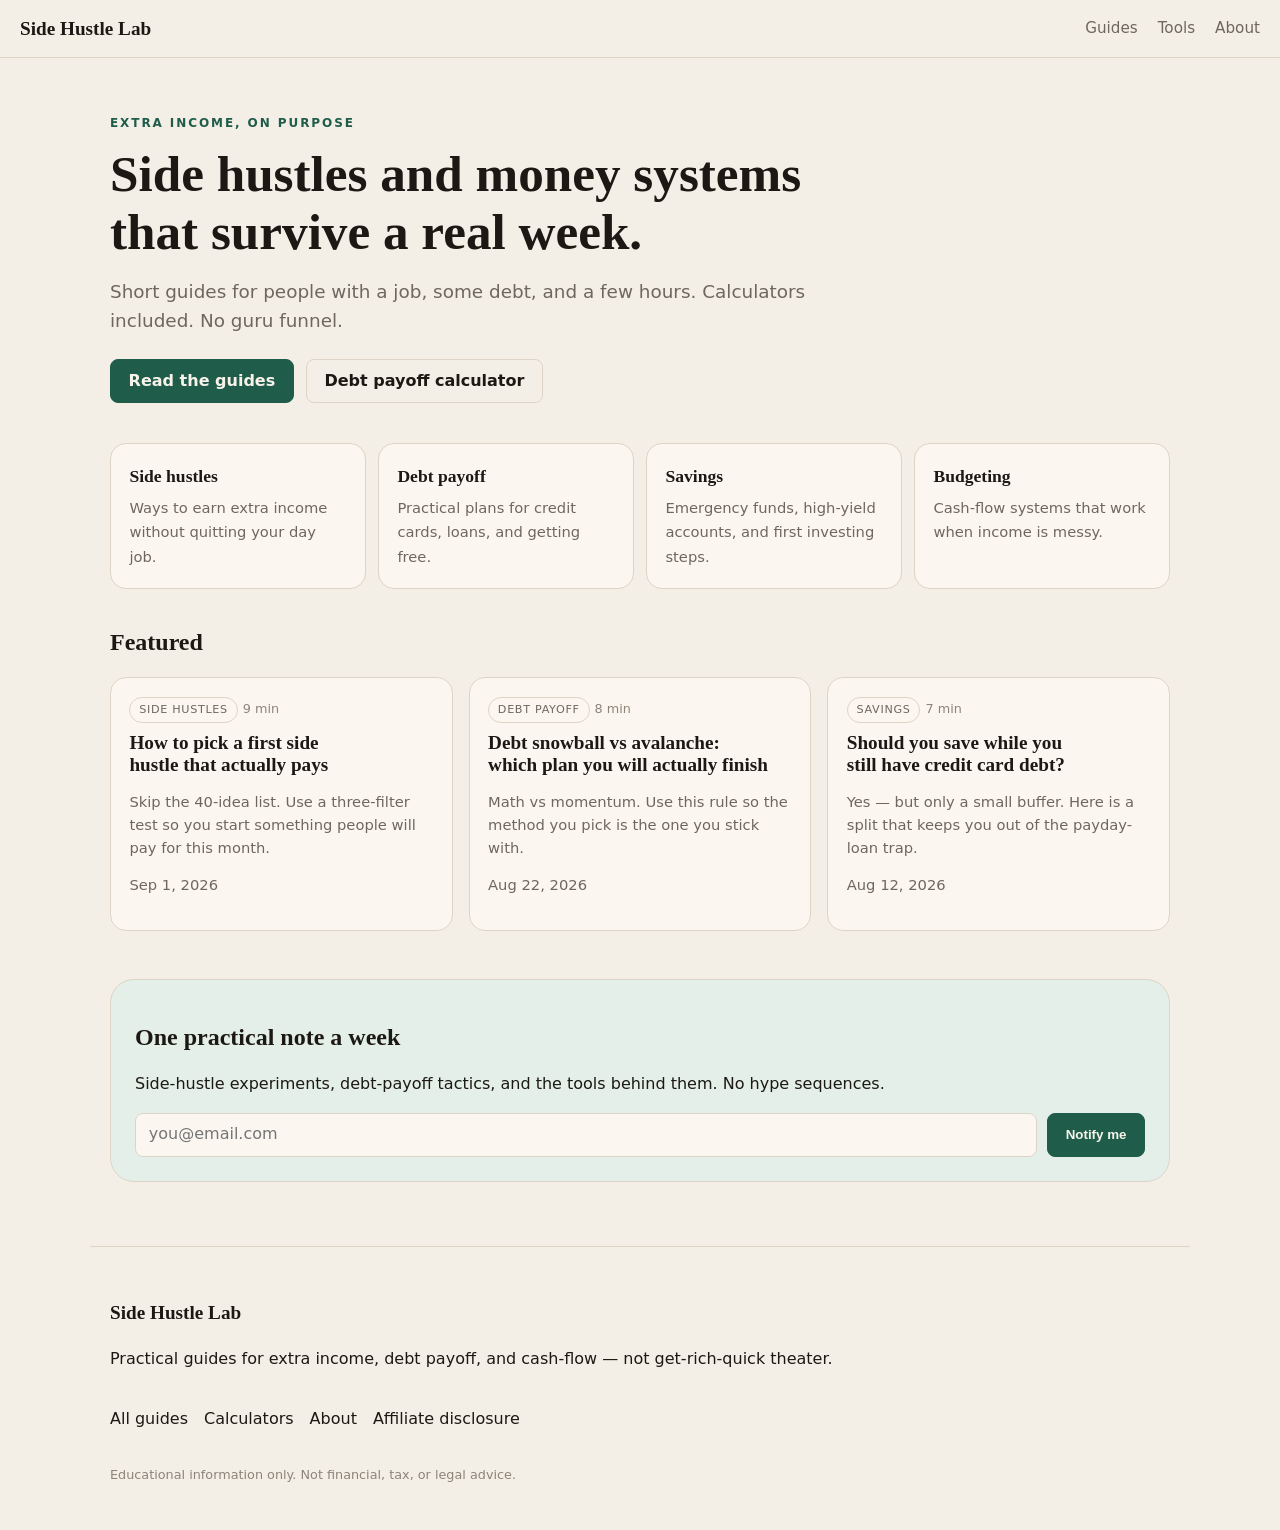
<file: index.html>
<!DOCTYPE html>
<html lang="en">
<head>
  <meta charset="utf-8" />
  <meta name="viewport" content="width=device-width, initial-scale=1" />
  <title>Side Hustle Lab</title>
  <meta name="description" content="Practical side-hustle and personal-finance guides: extra income, debt payoff, savings, and cash-flow tools." />
  <link rel="stylesheet" href="/styles.css" />
  <link rel="icon" href="/favicon.svg" type="image/svg+xml" />
</head>
<body>
  <header class="site-header">
    <a class="logo" href="/">Side Hustle Lab</a>
    <nav>
      <a href="/guides.html">Guides</a>
      <a href="/tools.html">Tools</a>
      <a href="/about.html">About</a>
    </nav>
  </header>

  <main>
    <section class="hero">
      <p class="kicker">Extra income, on purpose</p>
      <h1>Side hustles and money systems that survive a real week.</h1>
      <p class="lead">Short guides for people with a job, some debt, and a few hours. Calculators included. No guru funnel.</p>
      <div class="actions">
        <a class="btn" href="/guides.html">Read the guides</a>
        <a class="btn btn-outline" href="/tools.html#debt">Debt payoff calculator</a>
      </div>
    </section>

    <section class="topics">
      <a href="/guides.html#side-hustles"><strong>Side hustles</strong><span>Ways to earn extra income without quitting your day job.</span></a>
      <a href="/guides.html#debt"><strong>Debt payoff</strong><span>Practical plans for credit cards, loans, and getting free.</span></a>
      <a href="/guides.html#savings"><strong>Savings</strong><span>Emergency funds, high-yield accounts, and first investing steps.</span></a>
      <a href="/guides.html#budgeting"><strong>Budgeting</strong><span>Cash-flow systems that work when income is messy.</span></a>
    </section>

    <section>
      <h2>Featured</h2>
      <div class="grid" id="featured"></div>
    </section>

    <section class="newsletter">
      <h2>One practical note a week</h2>
      <p>Side-hustle experiments, debt-payoff tactics, and the tools behind them. No hype sequences.</p>
      <form id="newsletter-form">
        <label class="sr-only" for="email">Email</label>
        <input id="email" type="email" required placeholder="you@email.com" />
        <button type="submit" class="btn">Notify me</button>
      </form>
      <p id="newsletter-done" class="hidden success">You are on the list on this browser.</p>
    </section>
  </main>

  <footer class="site-footer">
    <div>
      <p class="logo">Side Hustle Lab</p>
      <p>Practical guides for extra income, debt payoff, and cash-flow — not get-rich-quick theater.</p>
    </div>
    <div class="footer-links">
      <a href="/guides.html">All guides</a>
      <a href="/tools.html">Calculators</a>
      <a href="/about.html">About</a>
      <a href="/disclosure.html">Affiliate disclosure</a>
    </div>
    <p class="fine">Educational information only. Not financial, tax, or legal advice.</p>
  </footer>

  <script src="/content.js"></script>
  <script src="/app.js"></script>
</body>
</html>
</file>
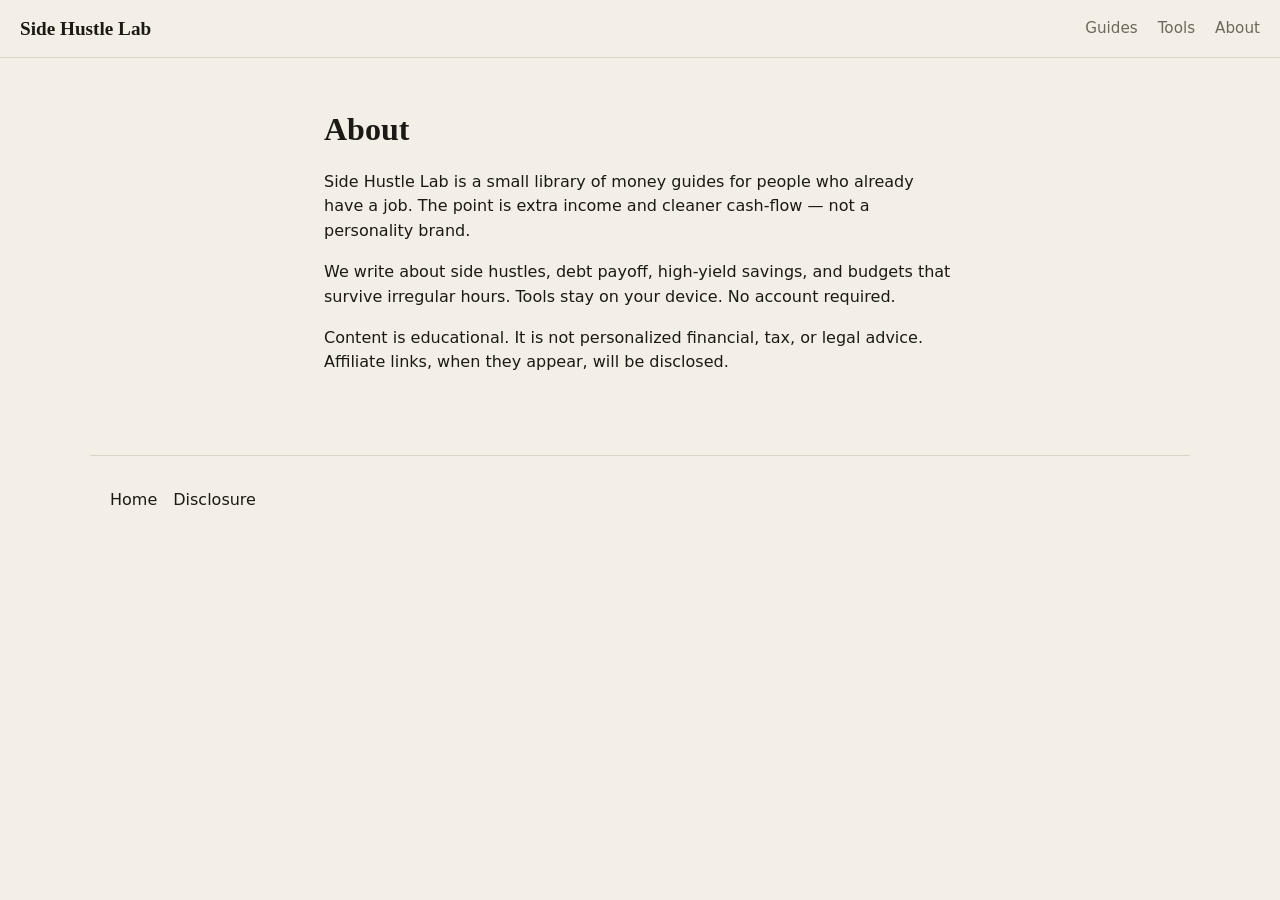
<file: about.html>
<!DOCTYPE html>
<html lang="en">
<head>
  <meta charset="utf-8" />
  <meta name="viewport" content="width=device-width, initial-scale=1" />
  <title>About — Side Hustle Lab</title>
  <link rel="stylesheet" href="/styles.css" />
  <link rel="icon" href="/favicon.svg" type="image/svg+xml" />
</head>
<body>
  <header class="site-header">
    <a class="logo" href="/">Side Hustle Lab</a>
    <nav>
      <a href="/guides.html">Guides</a>
      <a href="/tools.html">Tools</a>
      <a href="/about.html">About</a>
    </nav>
  </header>
  <main class="article">
    <h1>About</h1>
    <p>Side Hustle Lab is a small library of money guides for people who already have a job. The point is extra income and cleaner cash-flow — not a personality brand.</p>
    <p>We write about side hustles, debt payoff, high-yield savings, and budgets that survive irregular hours. Tools stay on your device. No account required.</p>
    <p>Content is educational. It is not personalized financial, tax, or legal advice. Affiliate links, when they appear, will be disclosed.</p>
  </main>
  <footer class="site-footer">
    <div class="footer-links">
      <a href="/">Home</a>
      <a href="/disclosure.html">Disclosure</a>
    </div>
  </footer>
</body>
</html>
</file>
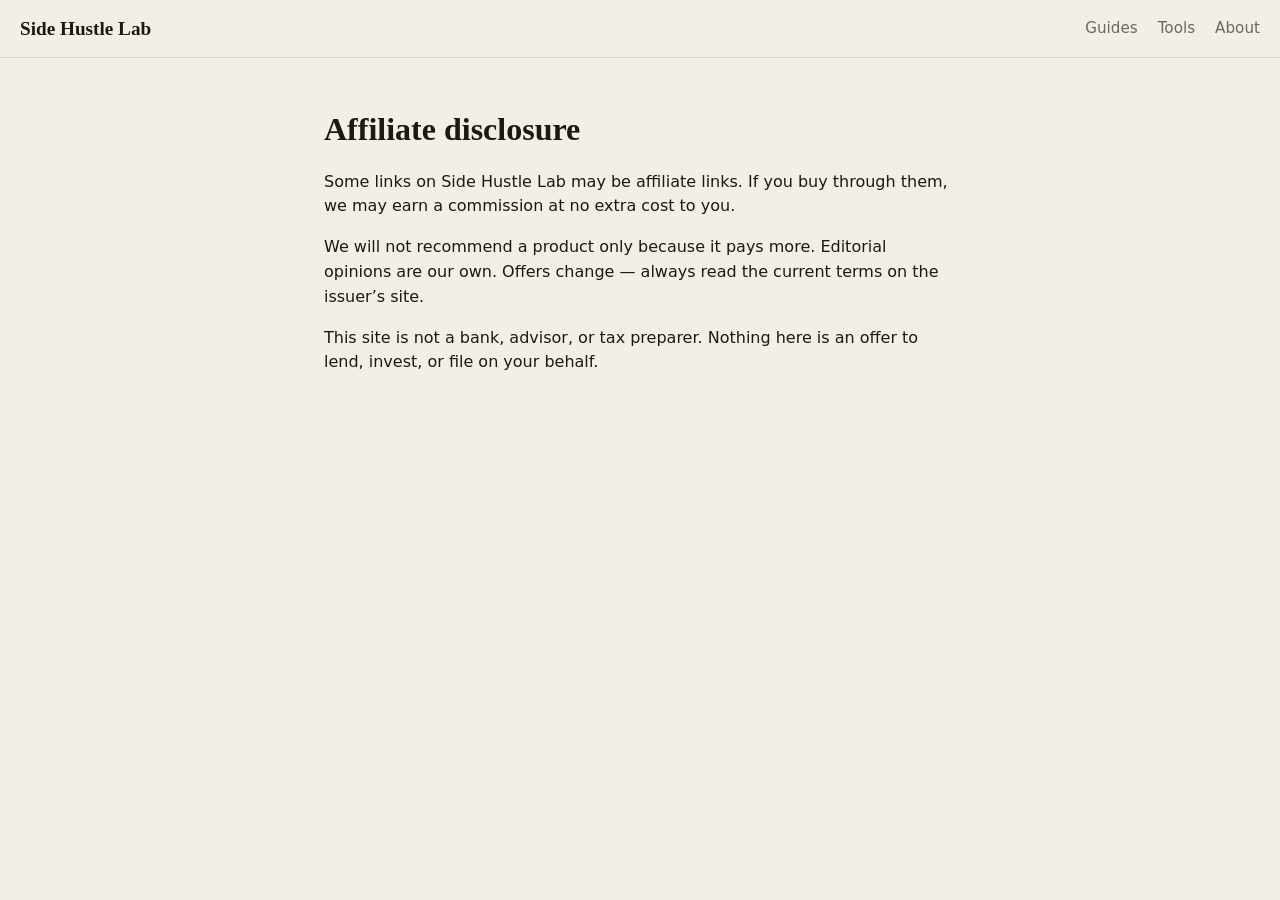
<file: disclosure.html>
<!DOCTYPE html>
<html lang="en">
<head>
  <meta charset="utf-8" />
  <meta name="viewport" content="width=device-width, initial-scale=1" />
  <title>Affiliate disclosure — Side Hustle Lab</title>
  <link rel="stylesheet" href="/styles.css" />
  <link rel="icon" href="/favicon.svg" type="image/svg+xml" />
</head>
<body>
  <header class="site-header">
    <a class="logo" href="/">Side Hustle Lab</a>
    <nav>
      <a href="/guides.html">Guides</a>
      <a href="/tools.html">Tools</a>
      <a href="/about.html">About</a>
    </nav>
  </header>
  <main class="article">
    <h1>Affiliate disclosure</h1>
    <p>Some links on Side Hustle Lab may be affiliate links. If you buy through them, we may earn a commission at no extra cost to you.</p>
    <p>We will not recommend a product only because it pays more. Editorial opinions are our own. Offers change — always read the current terms on the issuer’s site.</p>
    <p>This site is not a bank, advisor, or tax preparer. Nothing here is an offer to lend, invest, or file on your behalf.</p>
  </main>
</body>
</html>
</file>
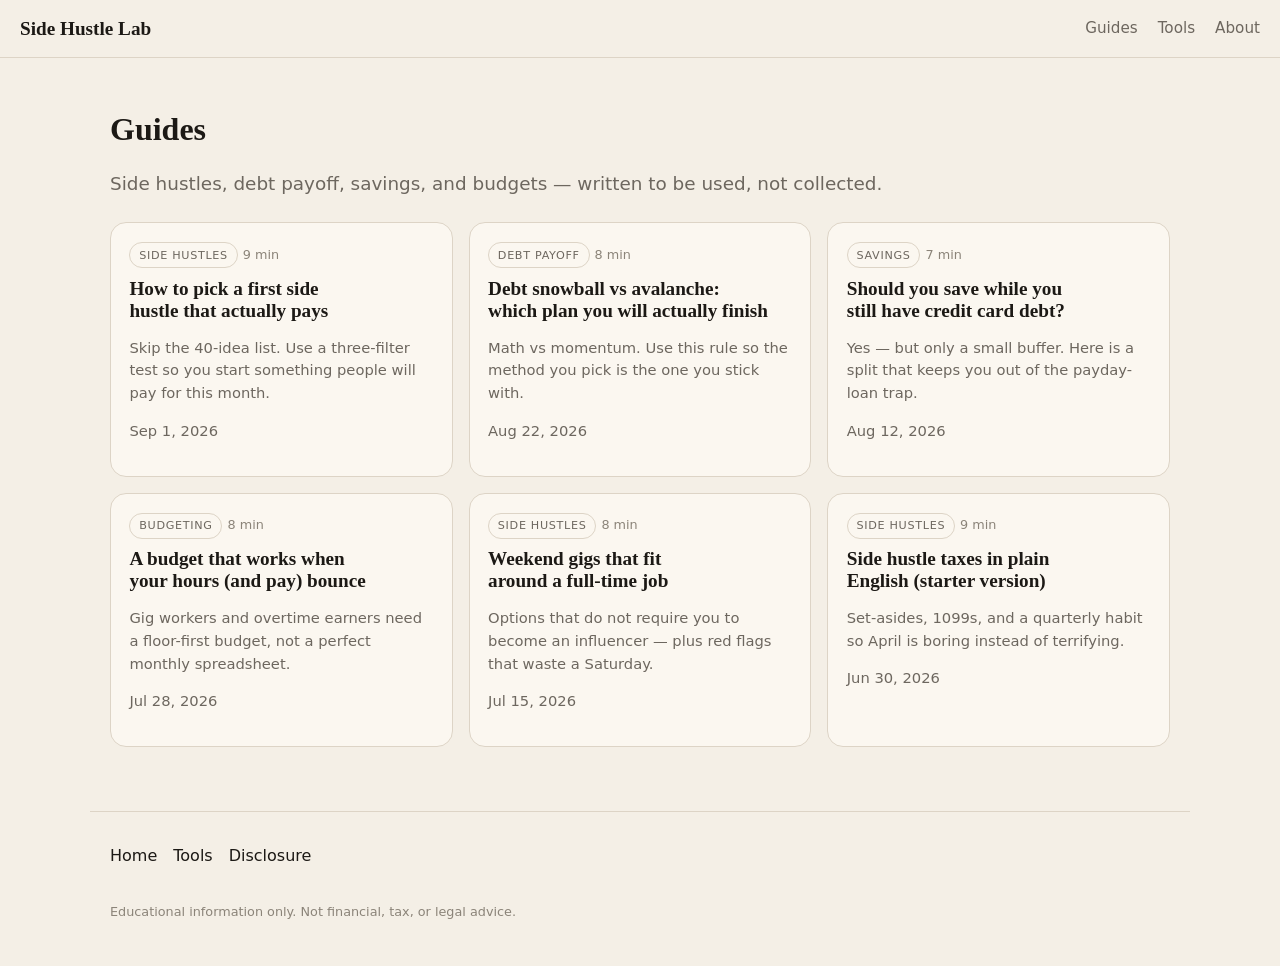
<file: guides.html>
<!DOCTYPE html>
<html lang="en">
<head>
  <meta charset="utf-8" />
  <meta name="viewport" content="width=device-width, initial-scale=1" />
  <title>Guides — Side Hustle Lab</title>
  <link rel="stylesheet" href="/styles.css" />
  <link rel="icon" href="/favicon.svg" type="image/svg+xml" />
</head>
<body>
  <header class="site-header">
    <a class="logo" href="/">Side Hustle Lab</a>
    <nav>
      <a href="/guides.html">Guides</a>
      <a href="/tools.html">Tools</a>
      <a href="/about.html">About</a>
    </nav>
  </header>
  <main>
    <h1>Guides</h1>
    <p class="lead">Side hustles, debt payoff, savings, and budgets — written to be used, not collected.</p>
    <div class="grid" id="all-guides"></div>
  </main>
  <footer class="site-footer">
    <div class="footer-links">
      <a href="/">Home</a>
      <a href="/tools.html">Tools</a>
      <a href="/disclosure.html">Disclosure</a>
    </div>
    <p class="fine">Educational information only. Not financial, tax, or legal advice.</p>
  </footer>
  <script src="/content.js"></script>
  <script src="/app.js"></script>
</body>
</html>
</file>
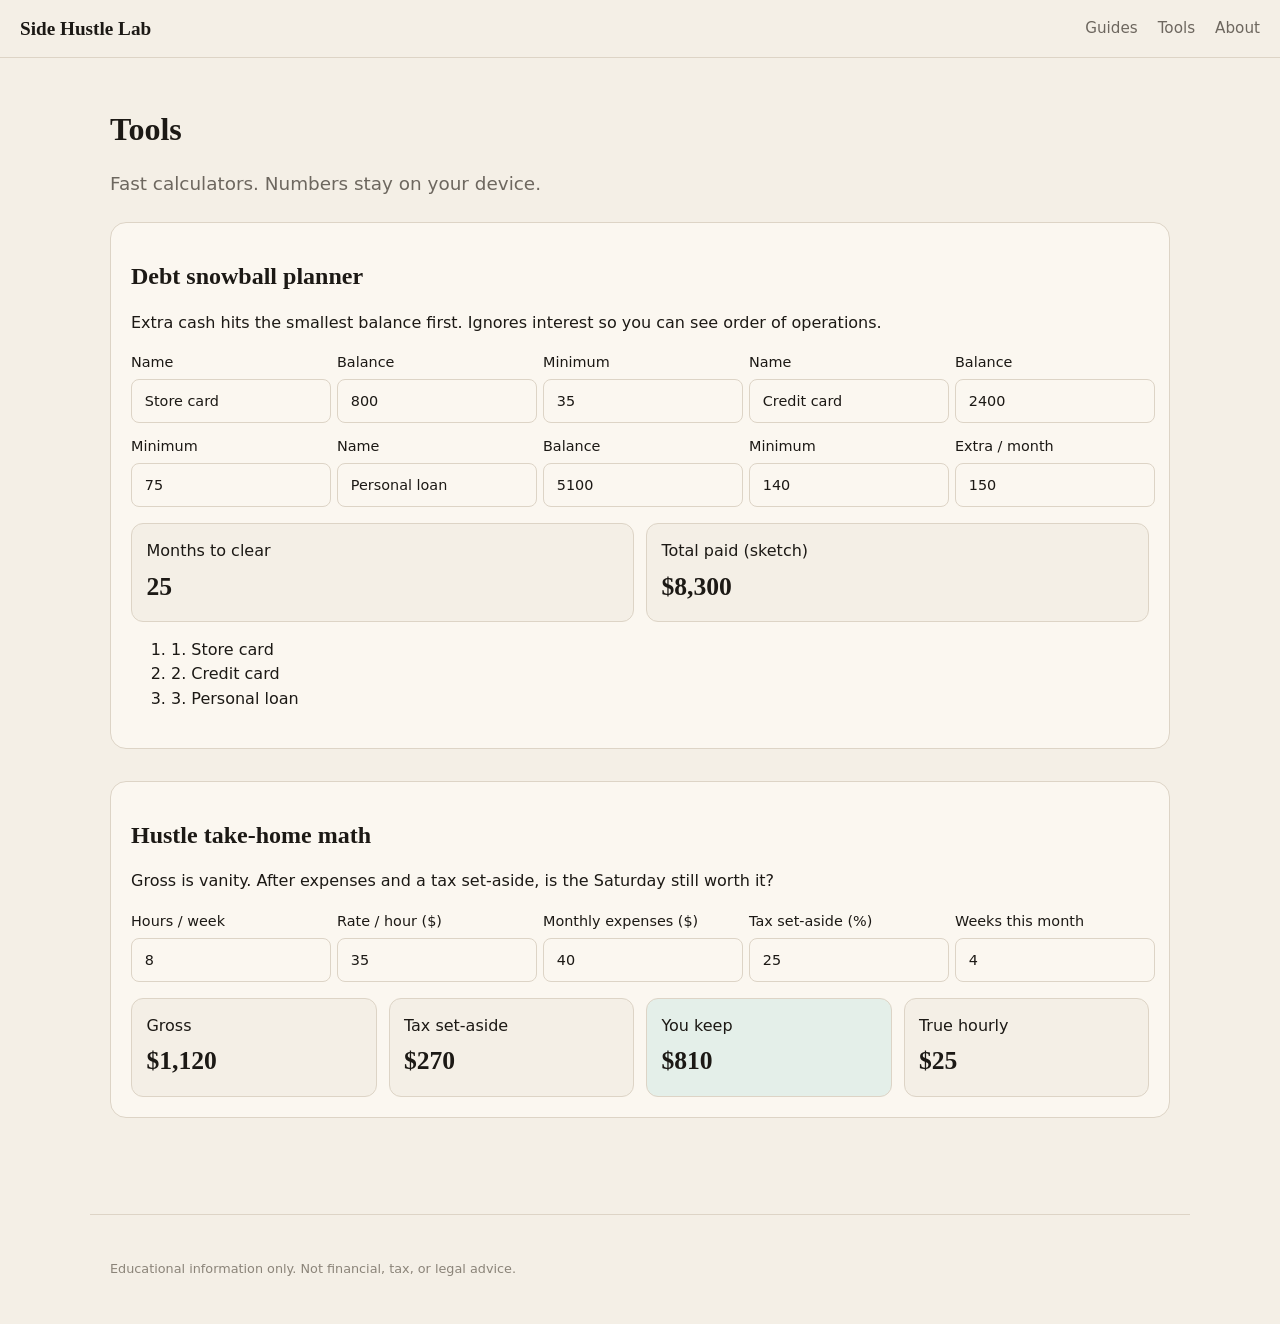
<file: tools.html>
<!DOCTYPE html>
<html lang="en">
<head>
  <meta charset="utf-8" />
  <meta name="viewport" content="width=device-width, initial-scale=1" />
  <title>Tools — Side Hustle Lab</title>
  <link rel="stylesheet" href="/styles.css" />
  <link rel="icon" href="/favicon.svg" type="image/svg+xml" />
</head>
<body>
  <header class="site-header">
    <a class="logo" href="/">Side Hustle Lab</a>
    <nav>
      <a href="/guides.html">Guides</a>
      <a href="/tools.html">Tools</a>
      <a href="/about.html">About</a>
    </nav>
  </header>
  <main>
    <h1>Tools</h1>
    <p class="lead">Fast calculators. Numbers stay on your device.</p>

    <section id="debt" class="tool-panel">
      <h2>Debt snowball planner</h2>
      <p>Extra cash hits the smallest balance first. Ignores interest so you can see order of operations.</p>
      <form id="debt-form" class="tool-grid">
        <label>Name<input id="d1n" value="Store card" /></label>
        <label>Balance<input id="d1b" type="number" value="800" min="0" /></label>
        <label>Minimum<input id="d1m" type="number" value="35" min="0" /></label>
        <label>Name<input id="d2n" value="Credit card" /></label>
        <label>Balance<input id="d2b" type="number" value="2400" min="0" /></label>
        <label>Minimum<input id="d2m" type="number" value="75" min="0" /></label>
        <label>Name<input id="d3n" value="Personal loan" /></label>
        <label>Balance<input id="d3b" type="number" value="5100" min="0" /></label>
        <label>Minimum<input id="d3m" type="number" value="140" min="0" /></label>
        <label>Extra / month<input id="extra" type="number" value="150" min="0" /></label>
      </form>
      <div class="stat-row">
        <div class="stat"><span>Months to clear</span><strong id="debt-months">—</strong></div>
        <div class="stat"><span>Total paid (sketch)</span><strong id="debt-paid">—</strong></div>
      </div>
      <ol id="debt-order"></ol>
    </section>

    <section id="hustle" class="tool-panel">
      <h2>Hustle take-home math</h2>
      <p>Gross is vanity. After expenses and a tax set-aside, is the Saturday still worth it?</p>
      <form id="hustle-form" class="tool-grid">
        <label>Hours / week<input id="hours" type="number" value="8" min="0" /></label>
        <label>Rate / hour ($)<input id="rate" type="number" value="35" min="0" /></label>
        <label>Monthly expenses ($)<input id="expenses" type="number" value="40" min="0" /></label>
        <label>Tax set-aside (%)<input id="taxPct" type="number" value="25" min="0" /></label>
        <label>Weeks this month<input id="weeks" type="number" value="4" min="0" /></label>
      </form>
      <div class="stat-row">
        <div class="stat"><span>Gross</span><strong id="gross">—</strong></div>
        <div class="stat"><span>Tax set-aside</span><strong id="tax">—</strong></div>
        <div class="stat accent"><span>You keep</span><strong id="keep">—</strong></div>
        <div class="stat"><span>True hourly</span><strong id="hourly">—</strong></div>
      </div>
    </section>
  </main>
  <footer class="site-footer">
    <p class="fine">Educational information only. Not financial, tax, or legal advice.</p>
  </footer>
  <script src="/content.js"></script>
  <script src="/app.js"></script>
</body>
</html>
</file>
<file: styles.css>
:root {
  --bg: #f4efe6;
  --surface: #fbf7f0;
  --ink: #1c1915;
  --muted: #6d675f;
  --subtle: #8b8479;
  --line: #ddd4c6;
  --accent: #1f5c4a;
  --accent-fg: #f7f3eb;
  --accent-soft: #e4efe9;
  --radius: 16px;
  --font-display: "Iowan Old Style", "Palatino Linotype", "Book Antiqua", Georgia, serif;
  --font-sans: "Segoe UI", system-ui, -apple-system, sans-serif;
}

* { box-sizing: border-box; }
html { -webkit-font-smoothing: antialiased; }
body {
  margin: 0;
  font-family: var(--font-sans);
  background: var(--bg);
  color: var(--ink);
  line-height: 1.55;
  min-height: 100vh;
}
a { color: inherit; text-decoration: none; }
h1, h2, h3 {
  font-family: var(--font-display);
  font-weight: 600;
  line-height: 1.15;
  text-wrap: balance;
}

.site-header {
  position: sticky;
  top: 0;
  z-index: 10;
  display: flex;
  align-items: center;
  justify-content: space-between;
  gap: 1rem;
  padding: 0.85rem 1.25rem;
  border-bottom: 1px solid var(--line);
  background: color-mix(in oklab, var(--bg) 90%, transparent);
  backdrop-filter: blur(8px);
}
.logo { font-family: var(--font-display); font-size: 1.2rem; font-weight: 600; }
nav { display: flex; gap: 1.25rem; align-items: center; flex-wrap: wrap; }
nav a { color: var(--muted); font-size: 0.95rem; }
nav a:hover { color: var(--ink); }

main { max-width: 1100px; margin: 0 auto; padding: 2rem 1.25rem 4rem; }
.hero { padding: 1.5rem 0 2.5rem; max-width: 44rem; }
.kicker {
  text-transform: uppercase;
  letter-spacing: 0.16em;
  font-size: 0.75rem;
  font-weight: 600;
  color: var(--accent);
  margin: 0 0 0.75rem;
}
.hero h1 { font-size: clamp(2rem, 5vw, 3.2rem); margin: 0 0 1rem; }
.lead { color: var(--muted); font-size: 1.15rem; margin: 0 0 1.5rem; }
.actions { display: flex; flex-wrap: wrap; gap: 0.75rem; }

.btn {
  display: inline-flex;
  align-items: center;
  justify-content: center;
  min-height: 44px;
  padding: 0 1.1rem;
  border-radius: 8px;
  background: var(--accent);
  color: var(--accent-fg);
  border: 1px solid var(--accent);
  font-weight: 600;
  cursor: pointer;
}
.btn:hover { opacity: 0.92; }
.btn-outline {
  background: transparent;
  color: var(--ink);
  border-color: var(--line);
}

.topics {
  display: grid;
  gap: 0.75rem;
  grid-template-columns: repeat(auto-fit, minmax(200px, 1fr));
  margin-bottom: 2.5rem;
}
.topics a, .card {
  background: var(--surface);
  border: 1px solid var(--line);
  border-radius: var(--radius);
  padding: 1.15rem;
}
.topics a strong { display: block; font-family: var(--font-display); font-size: 1.1rem; margin-bottom: 0.35rem; }
.topics a span, .card p { color: var(--muted); font-size: 0.92rem; }

.grid {
  display: grid;
  gap: 1rem;
  grid-template-columns: repeat(auto-fit, minmax(260px, 1fr));
}
.card h3 { margin: 0.6rem 0 0.4rem; font-size: 1.2rem; }
.card h3 a:hover { color: var(--accent); }
.meta { font-size: 0.8rem; color: var(--subtle); }
.badge {
  display: inline-block;
  font-size: 0.7rem;
  text-transform: uppercase;
  letter-spacing: 0.06em;
  border: 1px solid var(--line);
  border-radius: 999px;
  padding: 0.2rem 0.55rem;
  color: var(--muted);
}

.newsletter {
  margin-top: 3rem;
  background: var(--accent-soft);
  border: 1px solid var(--line);
  border-radius: 24px;
  padding: 1.5rem;
}
.newsletter form { display: flex; flex-wrap: wrap; gap: 0.6rem; margin-top: 1rem; }
input, select {
  min-height: 44px;
  border: 1px solid var(--line);
  border-radius: 8px;
  padding: 0 0.8rem;
  background: var(--surface);
  color: var(--ink);
  font: inherit;
}
input { flex: 1; min-width: 200px; }
.success { color: var(--accent); font-weight: 600; }
.hidden { display: none; }
.sr-only {
  position: absolute; width: 1px; height: 1px; padding: 0; margin: -1px;
  overflow: hidden; clip: rect(0,0,0,0); border: 0;
}

.site-footer {
  border-top: 1px solid var(--line);
  padding: 2rem 1.25rem;
  max-width: 1100px;
  margin: 0 auto;
  display: grid;
  gap: 1.25rem;
}
.footer-links { display: flex; flex-wrap: wrap; gap: 1rem; }
.footer-links a:hover { text-decoration: underline; }
.fine { color: var(--subtle); font-size: 0.8rem; }

.article { max-width: 42rem; }
.article .lead { margin-top: 1rem; }
.article h2 { margin-top: 2rem; }
.article ul { padding-left: 1.2rem; }
.callout {
  background: var(--accent-soft);
  border: 1px solid var(--line);
  border-radius: 12px;
  padding: 1rem 1.1rem;
  margin: 1.25rem 0;
}
.callout strong { color: var(--accent); display: block; margin-bottom: 0.35rem; }

.tool-panel {
  background: var(--surface);
  border: 1px solid var(--line);
  border-radius: var(--radius);
  padding: 1.25rem;
  margin: 1rem 0 2rem;
}
.tool-grid {
  display: grid;
  gap: 0.75rem;
  grid-template-columns: repeat(auto-fit, minmax(160px, 1fr));
}
.tool-grid label { display: grid; gap: 0.35rem; font-size: 0.9rem; }
.stat-row {
  display: grid;
  gap: 0.75rem;
  grid-template-columns: repeat(auto-fit, minmax(140px, 1fr));
  margin-top: 1rem;
}
.stat {
  background: var(--bg);
  border: 1px solid var(--line);
  border-radius: 12px;
  padding: 0.9rem;
}
.stat strong {
  display: block;
  font-family: var(--font-display);
  font-size: 1.6rem;
  margin-top: 0.2rem;
  font-variant-numeric: tabular-nums;
}
.stat.accent { background: var(--accent-soft); }

@media (max-width: 640px) {
  .site-header { flex-direction: column; align-items: flex-start; }
}
</file>
